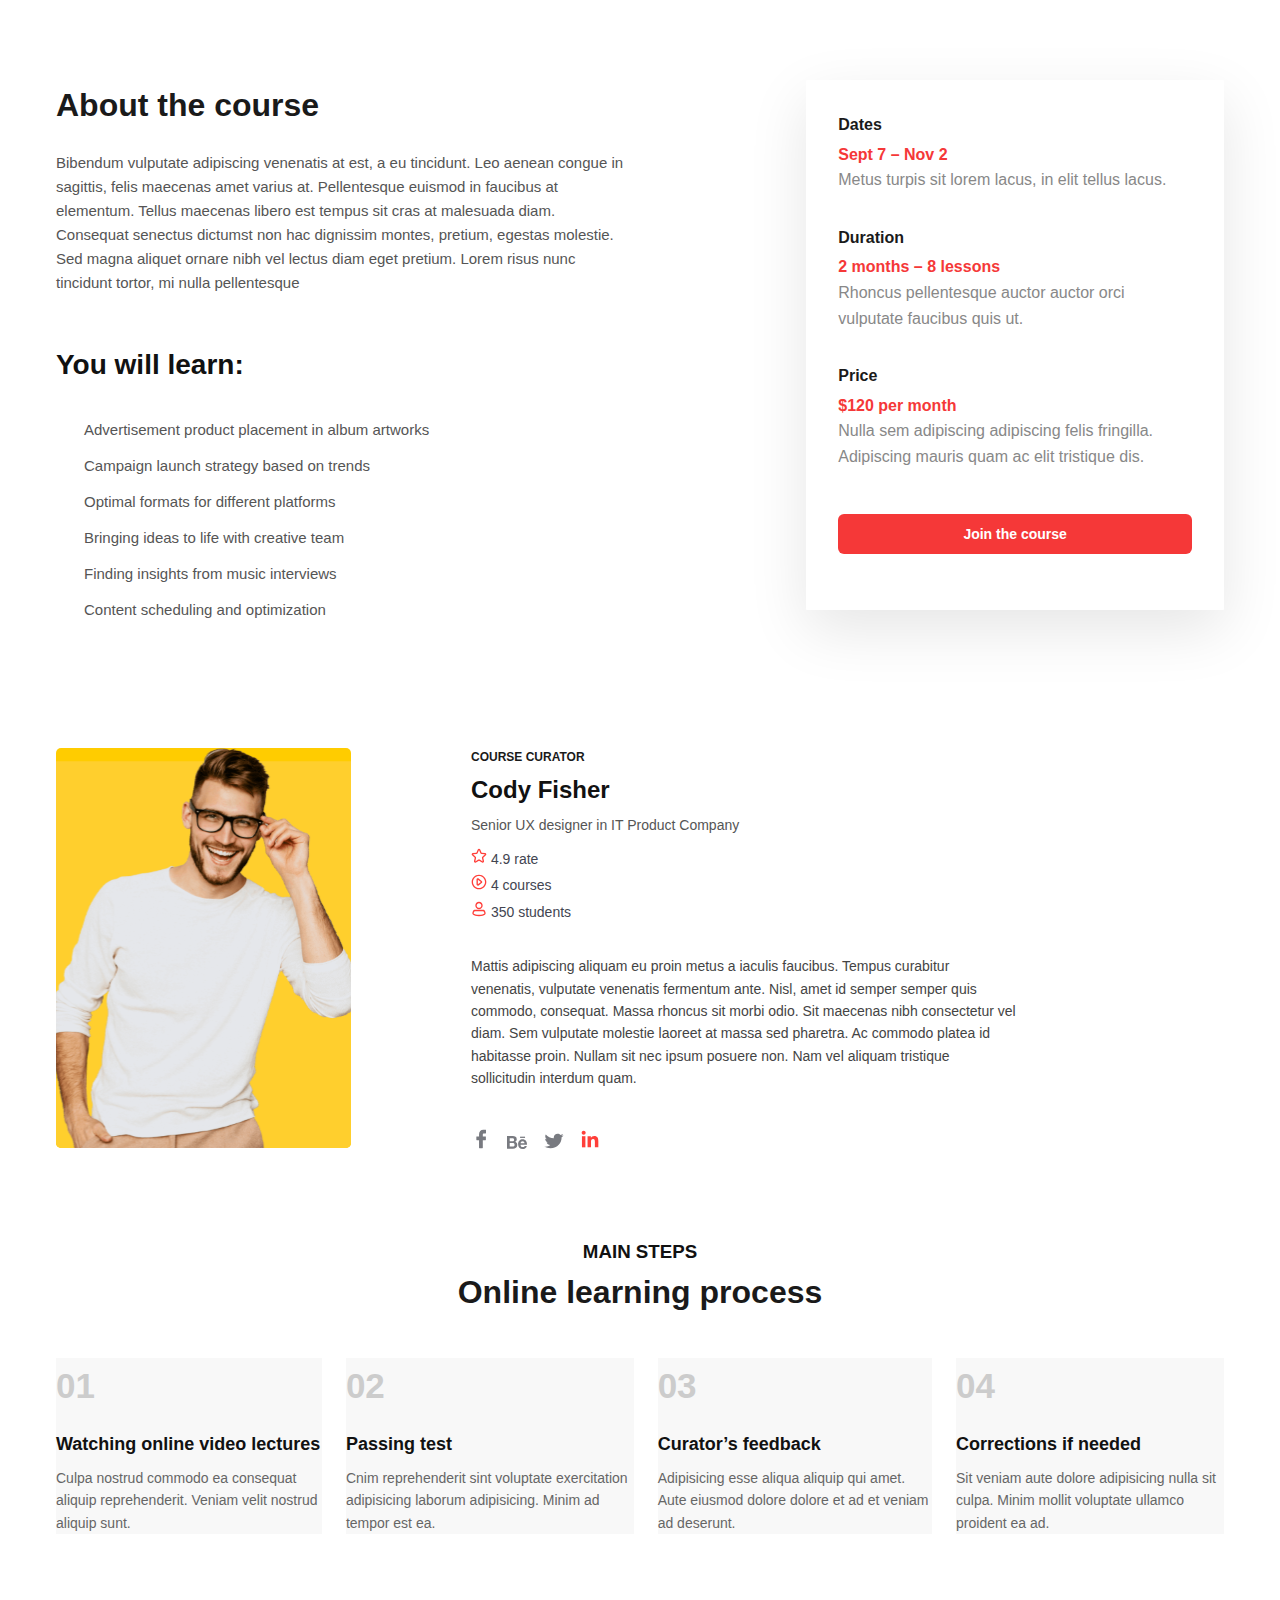
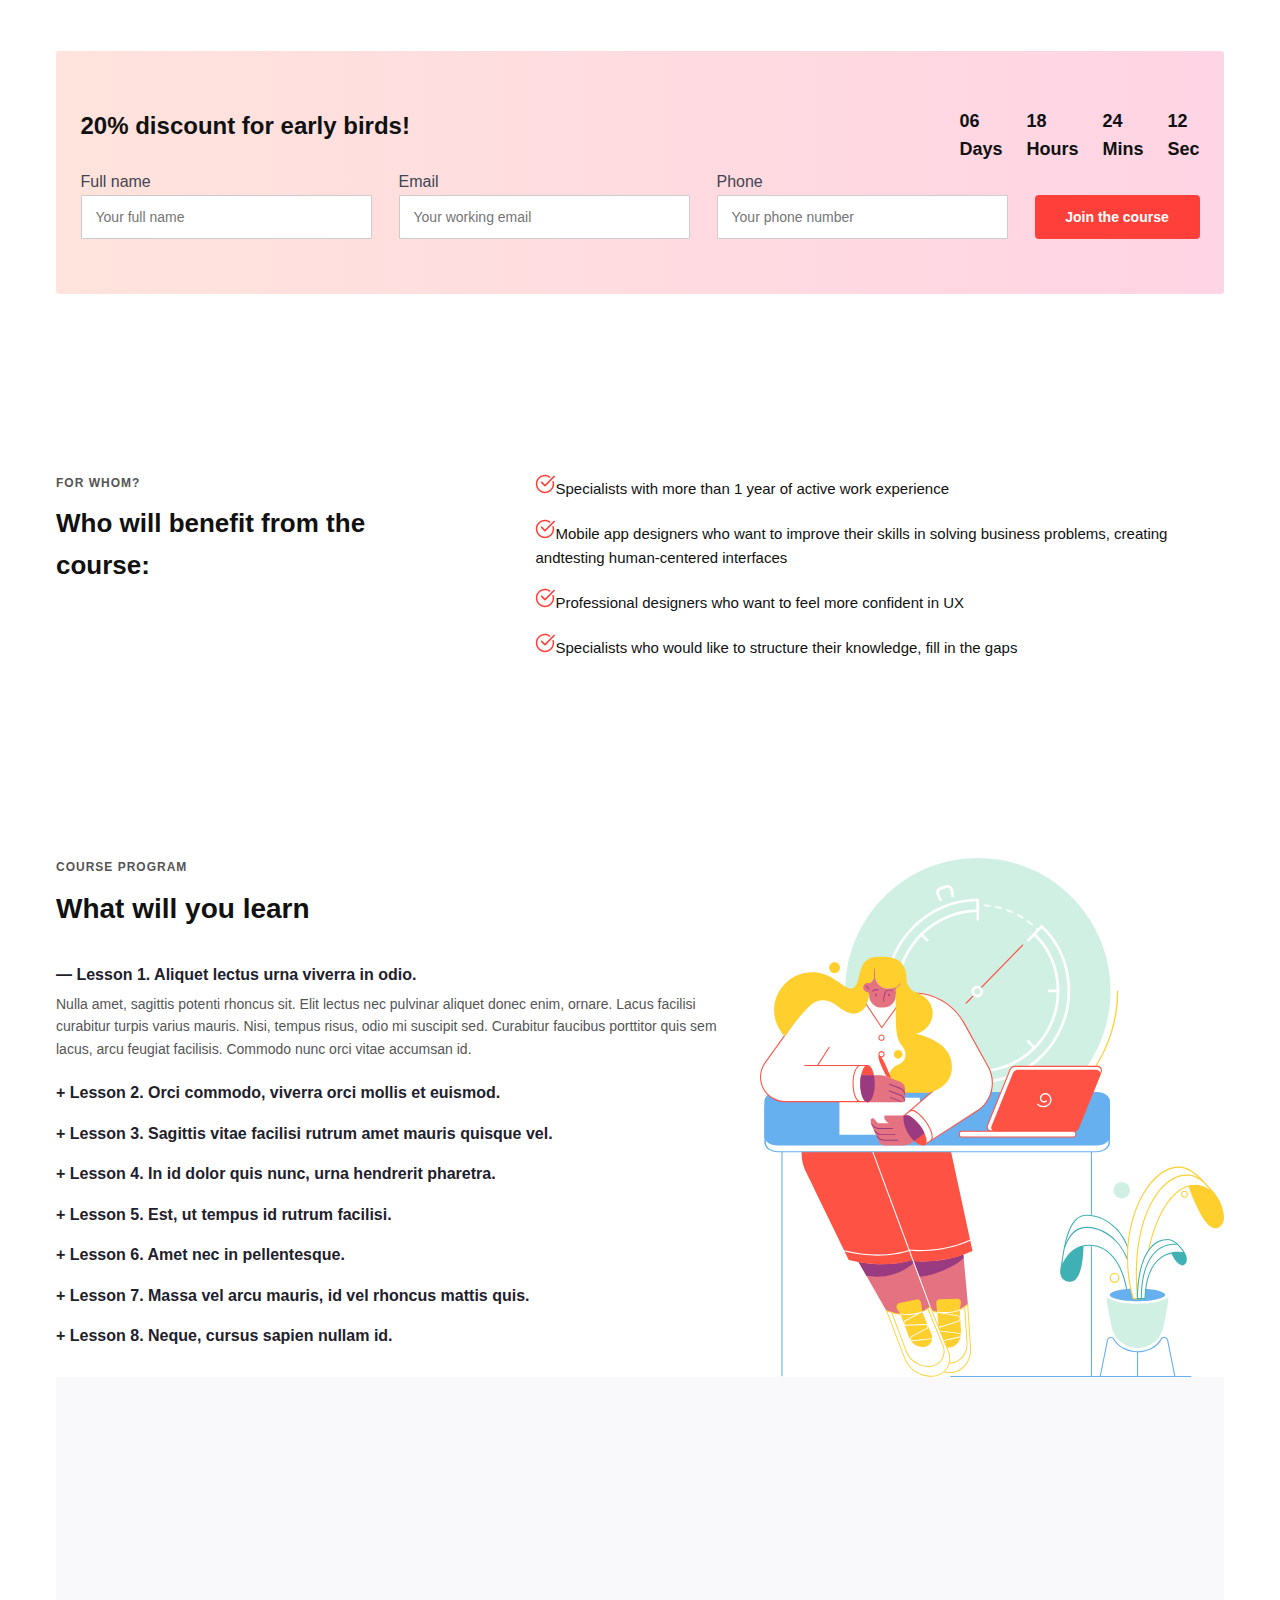
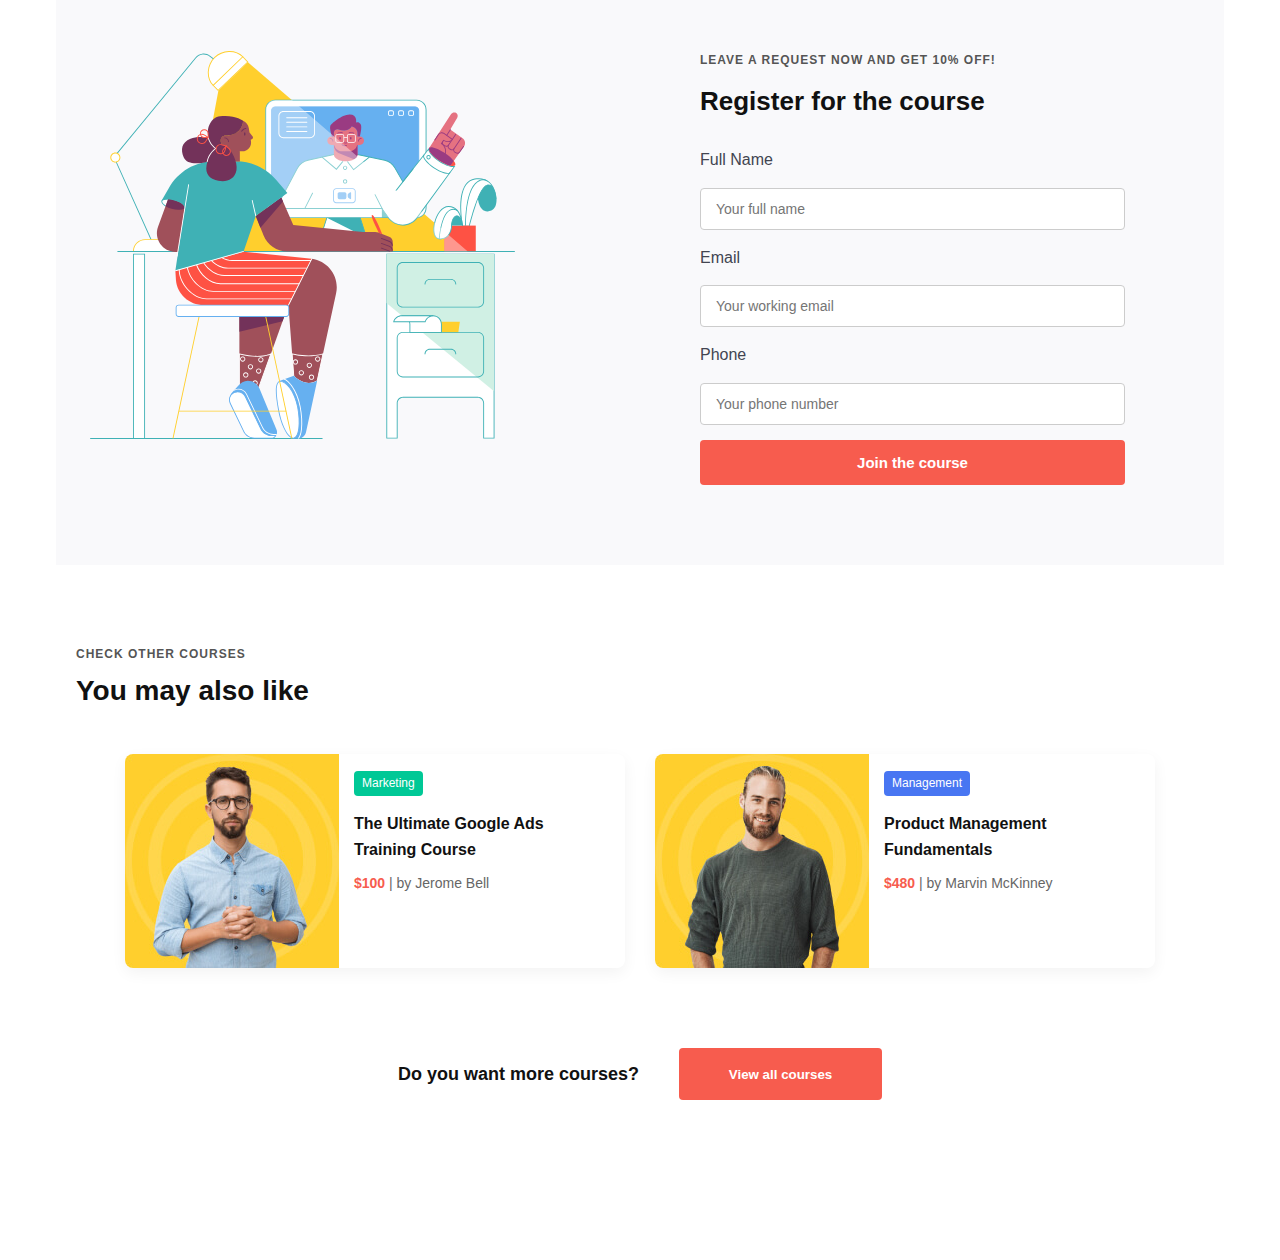
<file: main.html>
<!DOCTYPE html>
<html lang="en">
<head>
    <meta charset="UTF-8">
    <meta name="viewport" content="width=device-width, initial-scale=1.0">
    <title>Document</title>
    <link rel="stylesheet" href="./main.css">
</head>
<body>
    <div class="container">
        <section class="about-section">
            <div class="about-left">
                <h1>About the course</h1>
                <p>Bibendum vulputate adipiscing venenatis at est, a eu tincidunt. Leo aenean congue in sagittis, felis maecenas amet
                varius at. Pellentesque euismod in faucibus at  elementum. Tellus maecenas libero est tempus sit cras at malesuada diam.
                Consequat senectus dictumst non hac dignissim montes, pretium, egestas molestie. Sed magna  aliquet ornare nibh vel
                lectus diam eget pretium. Lorem risus nunc tincidunt tortor, mi nulla pellentesque</p>
                <h2 style="margin-top: 48px;">You will learn:</h2>
                <ul>
                    <li>Advertisement product placement in album artworks</li>
                    <li>Campaign launch strategy based on trends</li>
                    <li>Optimal formats for different platforms</li>
                    <li>Bringing ideas to life with creative team</li>
                    <li>Finding insights from music interviews</li>
                    <li>Content scheduling and optimization</li>
                </ul>
            </div>
            <div class="info-box">
                <p>
                    <strong>
                        Dates
                    </strong>

                    <span class="highlight">
                        Sept 7 – Nov 2
                    </span>
                    <p class="p">Metus turpis sit lorem lacus, in elit tellus lacus.</p>
                </p>

                <p>
                    <strong>
                        Duration
                    </strong>
                    <span class="highlight">
                        2 months – 8 lessons
                    </span>
                 <p class="p">Rhoncus pellentesque auctor auctor orci vulputate faucibus quis ut.</p>
                </p>
                <p>
                    <strong>
                        Price
                    </strong>
                    <span class="highlight">
                        $120 per month
                </span>
                <p class="p">Nulla sem adipiscing adipiscing felis fringilla. Adipiscing mauris quam ac elit tristique dis.</p>
            </p>
                <button>Join the course</button>
            </div>
        </section>
    
        <section class="curator-section">
            <div class="curator-photo">
                <img src="./img/img1.svg" alt="Cody Fisher">
            </div>
            <div class="curator-info">
                <h4>Course Curator</h4>
                <h2>Cody Fisher</h2>
                <p class="meta">Senior UX designer in IT Product Company</p>
                <div class="curator-stats">
                    <span><img src="./icn/Star.svg" alt=""> 4.9 rate</span>
                    
                    <span><img src="./icn/Play.svg" alt=""> 4 courses</span>
                
                    <span><img src="./icn/Profile.svg" alt=""> 350 students</span>
                </div>
                <p class="curator-description">Mattis adipiscing aliquam eu proin metus a iaculis faucibus. Tempus curabitur <br> venenatis, vulputate venenatis fermentum
                ante. Nisl, amet id semper semper quis <br> commodo, consequat. Massa rhoncus sit morbi odio. Sit maecenas nibh consectetur
                vel <br> diam. Sem vulputate molestie laoreet at massa sed pharetra. Ac commodo platea id <br> habitasse proin. Nullam sit nec
                ipsum posuere non. Nam vel aliquam tristique <br> sollicitudin interdum quam.</p>
                <div class="social-icons">
                    <img src="./icn/Facebook (2).svg" alt="fb">
                    <img src="./icn/be.svg" alt="behance">
                    <img src="./icn/twitter.svg" alt="linkedin">
                    <img src="./icn/in.svg" alt="">
                </div>
            </div>
        </section>
    
        <section class="steps-section">
            <h3>MAIN STEPS</h3>
            <h1>Online learning process</h1>
            <div class="steps">
                <div class="step">
                    <div class="step-number">01</div>
                    <h4>Watching online video lectures</h4>
                    <p>Culpa nostrud commodo ea consequat aliquip reprehenderit. Veniam velit nostrud aliquip sunt.</p>
                </div>
                <div class="step">
                    <div class="step-number">02</div>
                    <h4>Passing test</h4>
                    <p>Cnim reprehenderit sint voluptate exercitation adipisicing laborum adipisicing. Minim ad tempor est ea.</p>
                </div>
                <div class="step">
                    <div class="step-number">03</div>
                    <h4>Curator’s feedback</h4>
                    <p>Adipisicing esse aliqua aliquip qui amet. Aute eiusmod dolore dolore et ad et veniam ad deserunt.</p>
                </div>
                <div class="step">
                    <div class="step-number">04</div>
                    <h4>Corrections if needed</h4>
                    <p>Sit veniam aute dolore adipisicing nulla sit culpa. Minim mollit voluptate ullamco proident ea ad.
                    </p>
                </div>
            </div>
        </section>
    
        <section class="promo">
            <div>
                <div class="promo2">
                <h3>20% discount for early birds!</h3>
                <div class="countdown">
                <span>06 <br> Days</span>
                <span>18 <br> Hours</span>
                <span>24 <br> Mins</span>
                <span>12 <br> Sec</span>
            </div>  
                </div>
                
                <form class="promo-form">
                    <div>
                        <label>Full name</label><br />
                        <input type="text" placeholder="Your full name" />
                    </div>
                    <div>
                        <label>Email</label><br />
                        <input type="email" placeholder="Your working email" />
                    </div>
                    <div>
                        <label>Phone</label><br />
                        <input type="text" placeholder="Your phone number" />
                    </div>
                    <div style="display: flex; align-items: flex-end">
                        <button type="submit">Join the course</button>
                    </div>
                </form>
            </div>
            
        </section>



        <section class="benefits">
            <div class="benefits-row">
                <div class="benefit2">
                    <div class="benefits-left">
                    <p class="subtitle">FOR WHOM?</p>
                    <h2>Who will benefit from the course:</h2>
                </div>
                <div class="benefits-right">
                    <ul class="benefits-list">
                        <li><img src="./icn/check.svg" alt="">Specialists with more than 1 year of active work experience</li>
                        <li><img src="./icn/check.svg" alt="">Mobile app designers who want to improve their skills in solving business problems, creating andtesting human-centered interfaces</li>
                        <li><img src="./icn/check.svg" alt="">Professional designers who want to feel more confident in UX</li>
                        <li><img src="./icn/check.svg" alt="">Specialists who would like to structure their knowledge, fill in the gaps</li>
                    </ul>
                </div> 
                </div>
               
            </div>
        </section>
      
          <section class="program">
            <div class="program-left">
              <p class="subtitle">COURSE PROGRAM</p>
              <h2>What will you learn</h2>
              <div class="lesson active">
                <p class="lesson-title">— Lesson 1. Aliquet lectus urna viverra in odio.</p>
                <p class="lesson-text">
                  Nulla amet, sagittis potenti rhoncus sit. Elit lectus nec pulvinar aliquet
                  donec enim, ornare. Lacus facilisi curabitur turpis varius mauris. Nisi,
                  tempus risus, odio mi suscipit sed. Curabitur faucibus porttitor quis sem
                  lacus, arcu feugiat facilisis. Commodo nunc orci vitae accumsan id.
                </p>
              </div>
              <p class="lesson-title">+ Lesson 2. Orci commodo, viverra orci mollis et euismod.</p>
              <p class="lesson-title">+ Lesson 3. Sagittis vitae facilisi rutrum amet mauris quisque vel.</p>
              <p class="lesson-title">+ Lesson 4. In id dolor quis nunc, urna hendrerit pharetra.</p>
              <p class="lesson-title">+ Lesson 5. Est, ut tempus id rutrum facilisi.</p>
              <p class="lesson-title">+ Lesson 6. Amet nec in pellentesque.</p>
              <p class="lesson-title">+ Lesson 7. Massa vel arcu mauris, id vel rhoncus mattis quis.</p>
              <p class="lesson-title">+ Lesson 8. Neque, cursus sapien nullam id.</p>
            </div>
            <div class="program-right">
              <img src="./img/illustration (1).svg" alt="Illustration" />
            </div>
          </section>


        <section class="register">
            <div class="register-container">
                <div class="register2">
                <div class="register-left">
                    <img src="./img/illustration (2).svg" alt="Register Illustration" />
                </div>
                <div class="register-right">
                    <p class="register-subtitle">LEAVE A REQUEST NOW AND GET 10% OFF!</p>
                    <h2 class="register-title">Register for the course</h2>
                    <form class="register-form">
                        <p>Full Name</p>
                        <input type="text" placeholder="Your full name" name="name" required />
                        <p>Email</p>
                        <input type="email" placeholder="Your working email" name="email" required />
                        <p>Phone</p>
                        <input type="tel" placeholder="Your phone number" name="phone" required />
                        <button type="submit">Join the course</button>
                    </form>
                </div>
                </div>
                
            </div>
        </section>


        <section class="courses">
            <div class="courses-header">
                <p class="courses-subtitle">CHECK OTHER COURSES</p>
                <h2 class="courses-title">You may also like</h2>
            </div>
        
            <div class="courses-list">
                <div class="course-card">
                    <img src="./img/person1.svg" alt="Course 1" class="course-img" />
                    <div class="course-info">
                        <span class="badge marketing">Marketing</span>
                        <h3>The Ultimate Google Ads Training Course</h3>
                        <p class="price">$100 <span class="author">| by Jerome Bell</span></p>
                    </div>
                </div>
        
                <div class="course-card">
                    <img src="./img/person2.svg" alt="Course 2" class="course-img" />
                    <div class="course-info">
                        <span class="badge management">Management</span>
                        <h3>Product Management Fundamentals</h3>
                        <p class="price">$480 <span class="author">| by Marvin McKinney</span></p>
                    </div>
                </div>
            </div>
        
            <div class="courses-footer">
                <p>Do you want more courses?</p>
                <button>View all courses</button>
            </div></section>
        </div>
        </div>     
</body>
</html>
</file>
<file: main.css>
* {
    margin: 0;
    padding: 0;
    box-sizing: border-box;
    font-family: 'Inter', sans-serif;
}

body {
    background-color: #fff;
    color: #111;
    line-height: 1.6;
}

.container {
    width: 100%;
    max-width: 1248px;
    margin: auto;
    padding: 80px 40px;
}

.about-section {
    display: flex;
    justify-content: space-between;
    gap: 40px;
    margin-bottom: 114px;
}

.about-left {
    width: 60%;
    margin-right: 135px;
}

.about-left h1 {
    font-size: 32px;
    font-weight: 700;
    color: #1A1A1A;
    margin-bottom: 20px;
}

.about-left p {
    font-size: 15px;
    margin-bottom: 20px;
    color: #555;
}

.about-left h3 {
    font-size: 16px;
    font-weight: 600;
    margin-bottom: 12px;
}

.about-left ul {
    list-style: none;
    padding-left: 0;
}

.about-left ul li {
    color: #555;
    ;
    position: relative;
    padding-left: 28px;
    margin-bottom: 12px;
    font-size: 15px;
}

.about-left ul li::before {
    content: url('https://img.icons8.com/fluency-systems-filled/20/fa314a/checkmark.png');
    position: absolute;
    left: 0;
    top: 2px;
}

.info-box {
    width: 495px;
    height: 530px;
    background: #fff;
    box-shadow: 0 20px 60px rgba(0, 0, 0, 0.1);
    border-radius: 1px;
    padding: 32px;
    cursor: pointer;
    transition: all 0.2s linear;
}

.info-box:hover {
    transform: scale(1.03);
}



.info-box strong {
    display: block;
    margin-bottom: 4px;
    color: #1A1A1A;
}

.p {
    color: #888;
    margin-bottom: 32px;
}

.info-box .highlight {
    color: #f53838;
    font-weight: 700;
}

.info-box button {
    background: #f53838;
    color: #fff;
    border: none;
    padding: 12px 16px;
    font-weight: 600;
    font-size: 14px;
    border-radius: 6px;
    cursor: pointer;
    width: 100%;
    margin-top: 12px;
}


.tag {
    margin-top: 16px;
    display: inline-block;
    background: #805BFF;
    color: white;
    padding: 8px 20px;
    border-radius: 8px;
    font-size: 14px;
    font-weight: 700;
}

.curator-section {
    display: flex;
    align-items: flex-start;
    gap: 40px;
    margin-bottom: 80px;
}

.curator-info {
    margin-left: 80px;
}

.curator-photo img {
    width: 295px;
    height: 400px;
    object-fit: cover;
    border-radius: 5px;
    background: #ffcc00;
    transition: all 0.2s linear;
    cursor: pointer;
}

.curator-photo img:hover {
    transform: scale(1.03);
}

.curator-info h4 {
    font-size: 12px;
    text-transform: uppercase;
    color: #1A1A1A;
    margin-bottom: 4px;
}

.curator-info h2 {
    font-size: 24px;
    font-weight: 700;
    margin-bottom: 4px;
}

.curator-info p.meta {
    font-size: 14px;
    color: #555;
    margin-bottom: 12px;
}

.curator-stats {
    display: flex;
    flex-direction: column;
    gap: 4px;
    font-size: 14px;
    margin-bottom: 12px;
    color: #424551;
}


.curator-description {
    font-size: 14px;
    color: #444;
    line-height: 1.6;
    margin-top: 32px;
}

.social-icons {
    margin-top: 40px;
}

.social-icons img { 
    margin-right: 12px;
    width: 20px;
    transition: all 0.2s linear;
}

.social-icons img:hover {
    transform: scale(2);
    color: #FF3F3A;
    cursor: pointer;
}

.steps-section {
    margin-bottom: 80px;
    text-align: center;
   
}

.steps-section h1 {
    font-size: 32px;
    font-weight: 700;
    color: #1A1A1A;
    margin-bottom: 40px;
}

.steps {
    display: flex;
    gap: 24px;
}

.step {
    gap: 30px;
    background: #f8f8f8;
    transition: all 0.2s linear;
}

.step:hover {
    transform: scale(1.04);
    cursor: pointer;
}

.step h4 {
    text-align: start;
    margin-top: 16px;
    font-size: 18px;
}

.step p {
    text-align: start;
    margin-top: 8px;
    font-size: 14px;
    color: #666;
}

.step-number {
    text-align: start;
    font-size: 35px;
    font-weight: 600;
    color: #ccc;
}

.promo {
    width: 1260;
    height: 243px;
    background: linear-gradient(90deg, #ffe3dc 0%, #ffd4e4 100%);
    padding: 48px;
    border-radius: 3px;
    display: flex;
    justify-content: center;
    align-items: center;
    margin-top: 117px;
}

.promo2 {
    display: flex;
    justify-content: space-between;
}

.promo h3 {
    font-size: 24px;
    font-weight: 700;
    margin-bottom: 24px;
}

.promo-form {
    display: flex;
    gap: 27px;
    flex: 1;
}

.promo-form label {
    color: #424551;
}

.promo-form input {
    width: 291px;
    height: 44px;
    padding: 14px;
    border: 1px solid #ccc;
    border-radius: 1px;
    font-size: 14px;
   
    flex: 1;
}

.promo-form button {
    width: 165px;
    height: 44px;
    background-color: #FF3F3A;
    color: #fff;
    padding: 14px 28px;
    border: none;
    border-radius: 4px;
    font-weight: 600;
    font-size: 14px;
    cursor: pointer;
    transition: all 0.2s linear;
}

.promo-form button:hover {
    transform: scale(1.03);
}

.countdown {
    display: flex;
    gap: 24px;
}

.countdown span {
    display: flex;
    font-size: 18px;
    font-weight: 700;
    color: #111;
}



.subtitle {
    text-transform: uppercase;
    font-size: 12px;
    font-weight: 600;
    letter-spacing: 1px;
    color: #555;
    margin-bottom: 10px;
}

h2 {
    font-size: 28px;
    font-weight: 700;
    margin-bottom: 30px;
}

.benefits {
    margin-top: 180px;
    margin-bottom: 80px;
}

.benefit2 {
    display: flex;
}

.benefits-row {
    display: flex;
    justify-content: space-between;
    align-items: flex-start;
    gap: 60px;
    flex-wrap: wrap;
}

.benefits-left {
    margin-right: 135px;
    flex: 1 1 35%;
    min-width: 250px;
}

.benefits-left .subtitle {
    text-transform: uppercase;
    font-size: 12px;
    font-weight: 600;
    color: #555;
    letter-spacing: 1px;
    margin-bottom: 10px;
}

.benefits-left h2 {
    font-size: 26px;
    font-weight: 700;
    margin: 0;
}


.benefits-list {
    list-style: none;
    padding: 0;
    margin: 0;
}

.benefits-list li {
    position: relative;
    padding-left: 25px;
    margin-bottom: 18px;
    line-height: 1.6;
    font-size: 15px;
}

.benefits-list li::before {
    position: absolute;
    left: 0;
    font-weight: bold; }

.program {
    display: flex;
    flex-wrap: wrap;
    margin-top: 180px;
    gap: 40px;
}

.program-left {
    flex: 1 1 500px;
}

.lesson {
    margin-bottom: 20px;
}


.lesson-title {
    font-weight: 600;
    color: #1E212C;
    margin: 15px 0 5px;
}


.lesson-text {
    font-size: 14px;
    color: #555;
    line-height: 1.6;
}

.program-right {
    flex: 1 1 300px;
    display: flex;
    align-items: center;
    justify-content: center;
}

.program-right img {
    max-width: 100%;
    height: auto; 
    cursor: pointer;
    transition: all 0.2s linear;
}

.program-right img:hover {
    transform: scale(1.03);
}

.register {
    background-color: #f9f9fb;
    padding: 80px 20px;
}

.register-container {
    display: flex;
    align-items: center;
    justify-content: space-between;
    gap: 60px;
    max-width: 1100px;
    margin: 0 auto;
    flex-wrap: wrap;
}

.register2 {
    margin-top: 194px;
    display: flex;
    gap: 185px;
}

.register-left {
    flex: 1 1 50%;
    text-align: center;
}

.register-left img {
    max-width: 100%;
    height: auto;
    transition: 0.3s all linear;
    cursor: pointer;
}

.register-left img:hover {
    transform: scale(1.03);
}

.register-right {
    flex: 1 1 50%;
    min-width: 300px;
}

.register-subtitle {
    text-transform: uppercase;
    font-size: 12px;
    font-weight: 600;
    color: #555;
    letter-spacing: 1px;
    margin-bottom: 10px;
}

.register-title {
    font-size: 26px;
    font-weight: 700;
    margin-bottom: 25px;
}

.register-form {
    display: flex;
    flex-direction: column;
    gap: 15px;
}

.register-form p{
    color: #424551;
}

.register-form input {
    padding: 12px 15px;
    font-size: 14px;
    border: 1px solid #ccc;
    border-radius: 4px;
}

.register-form button {
    padding: 14px 20px;
    font-size: 15px;
    background-color: #f75c4e;
    color: white;
    border: none;
    border-radius: 4px;
    cursor: pointer;
    font-weight: 600;
    transition:  0.3s all linear;
}

.register-form button:hover {
    transform: scale(1.03);
}

.courses {
    padding: 80px 20px;
    text-align: center;
}

.courses-header {
    text-align: start;
    margin-bottom: 40px;
}

.courses-subtitle {
    text-transform: uppercase;
    font-size: 12px;
    font-weight: 600;
    color: #555;
    letter-spacing: 1px;
}

.courses-title {
    font-size: 28px;
    font-weight: 700;
    margin: 5px 0;
}

.courses-list {
    display: flex;
    justify-content: center;
    gap: 30px;
    flex-wrap: wrap;
    margin-bottom: 50px;
}

.course-card {
    display: flex;
    background-color: #fff;
    border-radius: 8px;
    overflow: hidden;
    width: 500px;
    height: 214px;
    cursor: pointer;
    box-shadow: 0 5px 15px rgba(0, 0, 0, 0.05);
    text-align: left;
    flex-direction: row;
    transition: 0.3s all linear;
}

.course-card:hover {
    transform: scale(1.03);
}

.course-img {
    width: 214px;
    height: 214px;
    object-fit: cover;
}

.course-info {
    padding: 15px;
    flex: 1;
}

.badge {
    font-size: 12px;
    padding: 3px 8px;
    border-radius: 4px;
    color: white;
    margin-bottom: 5px;
    display: inline-block;
}

.badge.marketing {
    background-color: #00c896;
}

.badge.management {
    background-color: #4876f2;
}

.course-info h3 {
    font-size: 16px;
    margin: 10px 0;
}

.price {
    font-weight: bold;
    color: #f75c4e;
    font-size: 14px;
}

.price .author {
    font-weight: normal;
    color: #666;
}

.courses-footer {
    display: flex;
    justify-content: center;
    align-items: center;
    gap: 40px;
    margin-top: 80px;
}

.courses-footer p {
    font-size: 18px;
    font-weight: 700;
}

.courses-footer button {
    width: 203px;
    height: 52px;
    background-color: #f75c4e;
    border: none;
    color: white;
    font-weight: 600;
    padding: 12px 20px;
    border-radius: 4px;
    cursor: pointer;
    transition:  0.3s all linear;
}

.courses-footer button:hover {
    transform: scale(1.03);
}
</file>
